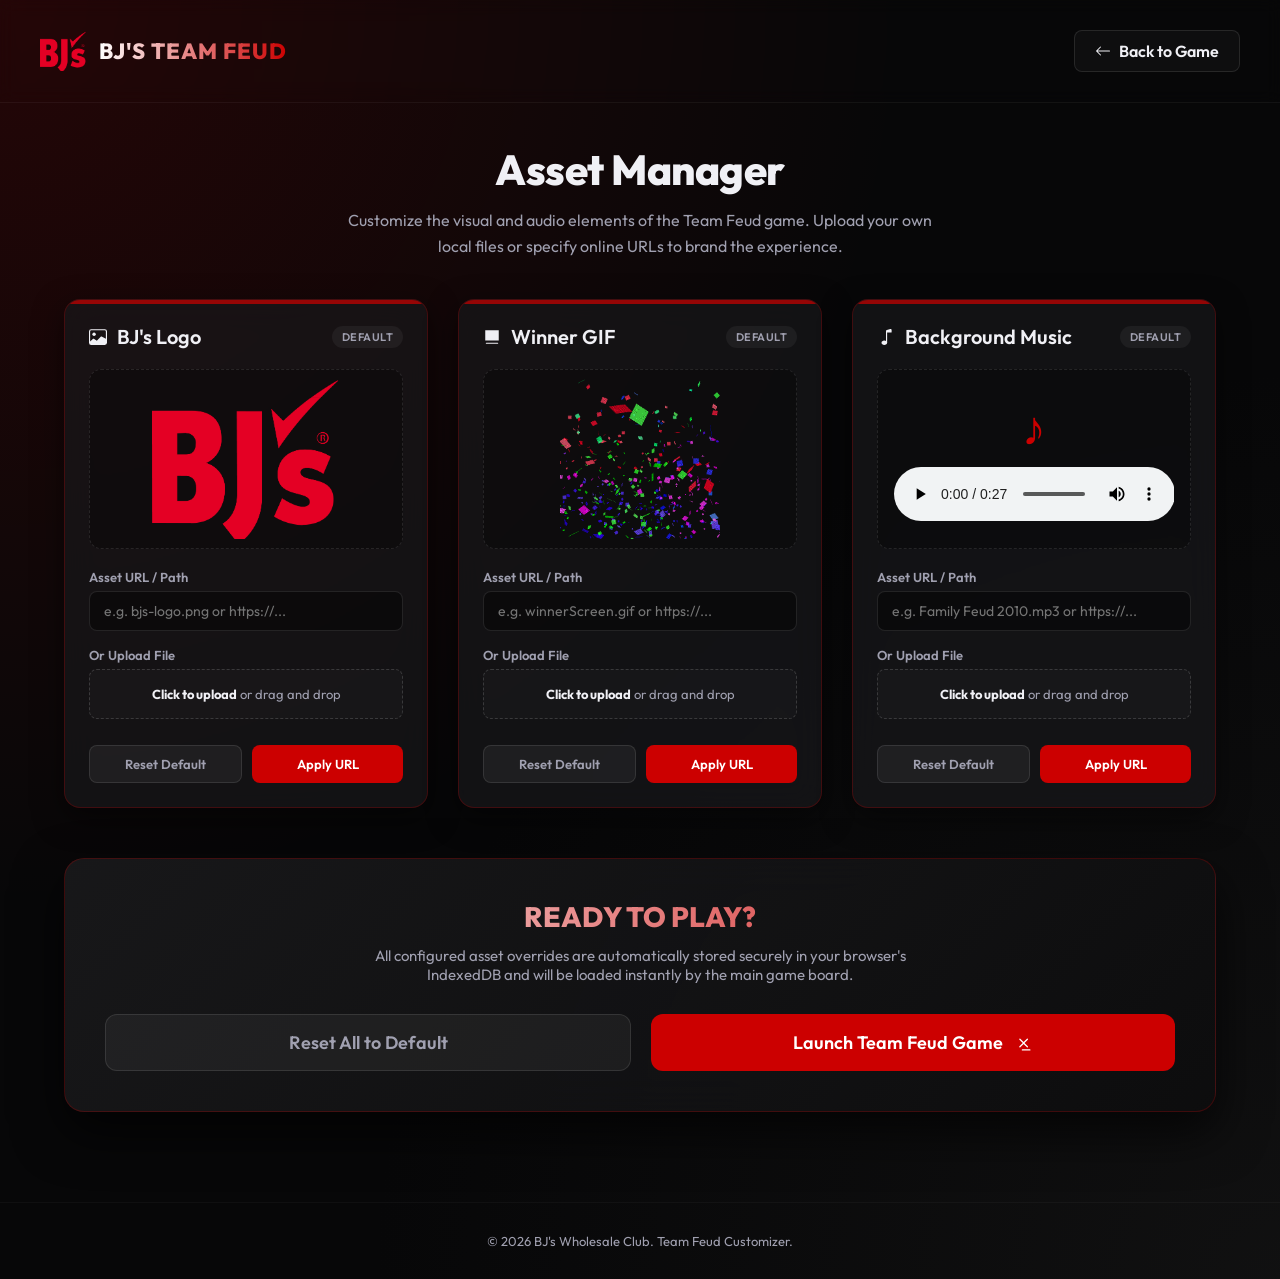
<file: bjs-teamfeud/helper.html>
<!DOCTYPE html>
<html lang="en">
<head>
    <meta charset="UTF-8">
    <meta name="viewport" content="width=device-width, initial-scale=1.0">
    <title>BJ's Team Feud - Asset Manager</title>
    <meta name="description" content="Helper dashboard to customize game assets (logo, winner celebration GIF, background music) for BJ's Team Feud.">
    <!-- Google Fonts: Outfit -->
    <link rel="preconnect" href="https://fonts.googleapis.com">
    <link rel="preconnect" href="https://fonts.gstatic.com" crossorigin>
    <link href="https://fonts.googleapis.com/css2?family=Outfit:wght@300;400;600;800&display=swap" rel="stylesheet">
    <style>
        /* Modern CSS Reset & CSS Variables */
        :root {
            --primary: #cc0000;
            --primary-glow: rgba(204, 0, 0, 0.45);
            --bg-dark: #070708;
            --panel-bg: rgba(26, 26, 28, 0.65);
            --border-color: rgba(204, 0, 0, 0.25);
            --border-hover: rgba(204, 0, 0, 0.6);
            --text-main: #f0f0f5;
            --text-muted: #a0a0b0;
            --gold: #f39c12;
            --green: #2ecc71;
            --transition-speed: 0.3s;
        }

        * {
            box-sizing: border-box;
            margin: 0;
            padding: 0;
        }

        body {
            background-color: var(--bg-dark);
            background-image: 
                radial-gradient(at 0% 0%, rgba(204, 0, 0, 0.15) 0px, transparent 50%),
                radial-gradient(at 100% 100%, rgba(26, 26, 26, 0.5) 0px, transparent 50%);
            color: var(--text-main);
            font-family: 'Outfit', sans-serif;
            min-height: 100vh;
            display: flex;
            flex-direction: column;
            justify-content: space-between;
            overflow-x: hidden;
        }

        header {
            padding: 30px 40px;
            display: flex;
            align-items: center;
            justify-content: space-between;
            border-bottom: 1px solid rgba(255, 255, 255, 0.05);
            backdrop-filter: blur(8px);
            position: sticky;
            top: 0;
            z-index: 100;
        }

        .header-logo {
            display: flex;
            align-items: center;
            gap: 12px;
        }

        .header-logo img {
            height: 40px;
            width: auto;
            border-radius: 4px;
        }

        .header-logo h1 {
            font-size: 22px;
            font-weight: 800;
            letter-spacing: 1px;
            background: linear-gradient(90deg, #fff, #cc0000);
            -webkit-background-clip: text;
            -webkit-text-fill-color: transparent;
        }

        .nav-btn {
            background: rgba(255, 255, 255, 0.03);
            border: 1px solid rgba(255, 255, 255, 0.1);
            color: var(--text-main);
            padding: 10px 20px;
            border-radius: 8px;
            cursor: pointer;
            font-weight: 600;
            transition: all var(--transition-speed);
            text-decoration: none;
            display: flex;
            align-items: center;
            gap: 8px;
        }

        .nav-btn:hover {
            background: var(--primary);
            border-color: var(--primary);
            box-shadow: 0 0 15px var(--primary-glow);
            transform: translateY(-2px);
        }

        main {
            flex: 1;
            max-width: 1200px;
            width: 100%;
            margin: 40px auto;
            padding: 0 24px;
        }

        .hero-section {
            text-align: center;
            margin-bottom: 40px;
        }

        .hero-section h2 {
            font-size: 42px;
            font-weight: 800;
            margin-bottom: 12px;
            letter-spacing: -0.5px;
        }

        .hero-section p {
            color: var(--text-muted);
            font-size: 16px;
            max-width: 600px;
            margin: 0 auto;
            line-height: 1.6;
        }

        .assets-grid {
            display: grid;
            grid-template-columns: repeat(auto-fit, minmax(320px, 1fr));
            gap: 30px;
            margin-bottom: 50px;
        }

        .asset-card {
            background: var(--panel-bg);
            border: 1px solid var(--border-color);
            border-radius: 16px;
            padding: 24px;
            backdrop-filter: blur(16px);
            display: flex;
            flex-direction: column;
            justify-content: space-between;
            transition: all var(--transition-speed);
            box-shadow: 0 10px 30px rgba(0, 0, 0, 0.5);
            position: relative;
            overflow: hidden;
        }

        .asset-card::before {
            content: '';
            position: absolute;
            top: 0;
            left: 0;
            width: 100%;
            height: 4px;
            background: var(--primary);
            opacity: 0.7;
        }

        .asset-card:hover {
            border-color: var(--border-hover);
            transform: translateY(-5px);
            box-shadow: 0 15px 35px rgba(204, 0, 0, 0.15);
        }

        .asset-header {
            display: flex;
            align-items: center;
            justify-content: space-between;
            margin-bottom: 20px;
        }

        .asset-title {
            font-size: 20px;
            font-weight: 600;
            display: flex;
            align-items: center;
            gap: 10px;
        }

        .asset-badge {
            background: rgba(255, 255, 255, 0.05);
            padding: 4px 10px;
            border-radius: 12px;
            font-size: 11px;
            font-weight: 600;
            text-transform: uppercase;
            letter-spacing: 0.5px;
            color: var(--text-muted);
        }

        .asset-badge.active-custom {
            background: rgba(46, 204, 113, 0.15);
            color: var(--green);
            border: 1px solid rgba(46, 204, 113, 0.3);
        }

        /* Preview Box */
        .preview-box {
            background: rgba(0, 0, 0, 0.3);
            border: 1px dashed rgba(255, 255, 255, 0.1);
            border-radius: 12px;
            height: 180px;
            display: flex;
            align-items: center;
            justify-content: center;
            margin-bottom: 20px;
            overflow: hidden;
            position: relative;
        }

        .preview-box img {
            max-width: 90%;
            max-height: 90%;
            object-fit: contain;
            border-radius: 6px;
            transition: transform var(--transition-speed);
        }

        .preview-box:hover img {
            transform: scale(1.05);
        }

        .audio-preview {
            width: 90%;
        }

        .audio-icon {
            font-size: 48px;
            color: var(--primary);
            margin-bottom: 10px;
            animation: float 3s ease-in-out infinite;
        }

        @keyframes float {
            0%, 100% { transform: translateY(0); }
            50% { transform: translateY(-8px); }
        }

        /* Input Controls */
        .input-group {
            margin-bottom: 16px;
        }

        .input-label {
            display: block;
            font-size: 13px;
            color: var(--text-muted);
            margin-bottom: 6px;
            font-weight: 600;
        }

        .url-input {
            width: 100%;
            background: rgba(0, 0, 0, 0.4);
            border: 1px solid rgba(255, 255, 255, 0.1);
            padding: 10px 14px;
            border-radius: 8px;
            color: #fff;
            font-family: inherit;
            font-size: 14px;
            outline: none;
            transition: all var(--transition-speed);
        }

        .url-input:focus {
            border-color: var(--primary);
            box-shadow: 0 0 10px rgba(204, 0, 0, 0.2);
            background: rgba(0, 0, 0, 0.6);
        }

        .file-upload-zone {
            border: 1px dashed rgba(255, 255, 255, 0.15);
            background: rgba(255, 255, 255, 0.02);
            border-radius: 8px;
            padding: 16px;
            text-align: center;
            cursor: pointer;
            transition: all var(--transition-speed);
            position: relative;
        }

        .file-upload-zone:hover {
            border-color: var(--primary);
            background: rgba(204, 0, 0, 0.03);
        }

        .file-upload-zone input[type="file"] {
            position: absolute;
            top: 0;
            left: 0;
            width: 100%;
            height: 100%;
            opacity: 0;
            cursor: pointer;
        }

        .file-upload-text {
            font-size: 13px;
            color: var(--text-muted);
        }

        .file-upload-text strong {
            color: var(--text-main);
        }

        /* Buttons */
        .card-actions {
            display: flex;
            gap: 10px;
            margin-top: 10px;
        }

        .btn {
            flex: 1;
            padding: 10px 14px;
            border-radius: 8px;
            font-weight: 600;
            font-size: 13px;
            cursor: pointer;
            transition: all var(--transition-speed);
            border: none;
            font-family: inherit;
            display: flex;
            align-items: center;
            justify-content: center;
            gap: 6px;
        }

        .btn-primary {
            background: var(--primary);
            color: #fff;
        }

        .btn-primary:hover {
            background: #b30000;
            box-shadow: 0 0 12px var(--primary-glow);
        }

        .btn-secondary {
            background: rgba(255, 255, 255, 0.05);
            border: 1px solid rgba(255, 255, 255, 0.1);
            color: var(--text-muted);
        }

        .btn-secondary:hover {
            background: rgba(255, 255, 255, 0.1);
            color: var(--text-main);
        }

        .btn-danger {
            background: rgba(204, 0, 0, 0.15);
            border: 1px solid rgba(204, 0, 0, 0.3);
            color: #ff4a4a;
        }

        .btn-danger:hover {
            background: rgba(204, 0, 0, 0.3);
            color: #fff;
        }

        /* Large Action Panel */
        .launcher-panel {
            background: linear-gradient(135deg, rgba(26, 26, 28, 0.9) 0%, rgba(13, 13, 14, 0.9) 100%);
            border: 1px solid var(--border-color);
            border-radius: 20px;
            padding: 40px;
            text-align: center;
            backdrop-filter: blur(20px);
            box-shadow: 0 20px 50px rgba(0, 0, 0, 0.7);
            margin-top: 20px;
            position: relative;
            z-index: 10;
        }

        .launch-title {
            font-size: 28px;
            font-weight: 800;
            margin-bottom: 12px;
            background: linear-gradient(90deg, #fff, var(--primary));
            -webkit-background-clip: text;
            -webkit-text-fill-color: transparent;
        }

        .launch-desc {
            color: var(--text-muted);
            margin-bottom: 30px;
            font-size: 15px;
            max-width: 600px;
            margin-left: auto;
            margin-right: auto;
        }

        .launch-actions {
            display: flex;
            justify-content: center;
            gap: 20px;
            flex-wrap: wrap;
        }

        .btn-large {
            padding: 16px 40px;
            font-size: 18px;
            border-radius: 12px;
            display: inline-flex;
            align-items: center;
            gap: 10px;
            text-decoration: none;
        }

        /* Toast notifications */
        .toast {
            position: fixed;
            bottom: 30px;
            right: 30px;
            background: #1e1e24;
            border-left: 4px solid var(--primary);
            padding: 16px 24px;
            border-radius: 8px;
            box-shadow: 0 10px 30px rgba(0, 0, 0, 0.5);
            display: flex;
            align-items: center;
            gap: 12px;
            transform: translateY(100px);
            opacity: 0;
            transition: all var(--transition-speed) cubic-bezier(0.175, 0.885, 0.32, 1.275);
            z-index: 1000;
        }

        .toast.show {
            transform: translateY(0);
            opacity: 1;
        }

        .toast-icon {
            font-size: 20px;
        }

        .toast-success {
            border-left-color: var(--green);
        }

        footer {
            padding: 30px;
            text-align: center;
            color: var(--text-muted);
            font-size: 13px;
            border-top: 1px solid rgba(255, 255, 255, 0.03);
            margin-top: 50px;
        }
    </style>
</head>
<body>

    <header>
        <div class="header-logo">
            <img src="bjs-logo.png" alt="BJ's Logo" id="hdr-logo-img">
            <h1>BJ'S TEAM FEUD</h1>
        </div>
        <a href="teamFeud.html" class="nav-btn" id="btn-back-game">
            <svg width="16" height="16" fill="currentColor" viewBox="0 0 16 16"><path fill-rule="evenodd" d="M15 8a.5.5 0 0 0-.5-.5H2.707l3.147-3.146a.5.5 0 1 0-.708-.708l-4 4a.5.5 0 0 0 0 .708l4 4a.5.5 0 0 0 .708-.708L2.707 8.5H14.5A.5.5 0 0 0 15 8z"/></svg>
            Back to Game
        </a>
    </header>

    <main>
        <div class="hero-section">
            <h2>Asset Manager</h2>
            <p>Customize the visual and audio elements of the Team Feud game. Upload your own local files or specify online URLs to brand the experience.</p>
        </div>

        <div class="assets-grid">
            <!-- LOGO ASSET CARD -->
            <div class="asset-card" id="card-logo">
                <div>
                    <div class="asset-header">
                        <div class="asset-title">
                            <svg width="18" height="18" fill="currentColor" viewBox="0 0 16 16"><path d="M6.002 5.5a1.5 1.5 0 1 1-3 0 1.5 1.5 0 0 1 3 0z"/><path d="M2.002 1a2 2 0 0 0-2 2v10a2 2 0 0 0 2 2h12a2 2 0 0 0 2-2V3a2 2 0 0 0-2-2h-12zm12 1a1 1 0 0 1 1 1v6.5l-3.777-1.947a.5.5 0 0 0-.577.093l-3.71 3.71-2.66-1.772a.5.5 0 0 0-.63.062L1.002 12V3a1 1 0 0 1 1-1h12z"/></svg>
                            BJ's Logo
                        </div>
                        <span class="asset-badge" id="badge-logo">Default</span>
                    </div>

                    <div class="preview-box" id="preview-logo-box">
                        <img src="bjs-logo.png" alt="Logo Preview" id="preview-logo">
                    </div>

                    <div class="input-group">
                        <label class="input-label" for="input-logo-url">Asset URL / Path</label>
                        <input type="text" class="url-input" id="input-logo-url" placeholder="e.g. bjs-logo.png or https://...">
                    </div>

                    <div class="input-group">
                        <label class="input-label">Or Upload File</label>
                        <div class="file-upload-zone">
                            <input type="file" id="file-logo" accept="image/*">
                            <div class="file-upload-text">
                                <strong>Click to upload</strong> or drag and drop
                            </div>
                        </div>
                    </div>
                </div>

                <div class="card-actions">
                    <button class="btn btn-secondary" onclick="resetAsset('logo')">Reset Default</button>
                    <button class="btn btn-primary" onclick="saveAssetUrl('logo')">Apply URL</button>
                </div>
            </div>

            <!-- WINNER SCREEN ASSET CARD -->
            <div class="asset-card" id="card-winner">
                <div>
                    <div class="asset-header">
                        <div class="asset-title">
                            <svg width="18" height="18" fill="currentColor" viewBox="0 0 16 16"><path d="M2.5 13.5A.5.5 0 0 1 3 13h10a.5.5 0 0 1 0 1H3a.5.5 0 0 1-.5-.5zM2 2h12v9H2V2z"/></svg>
                            Winner GIF
                        </div>
                        <span class="asset-badge" id="badge-winner">Default</span>
                    </div>

                    <div class="preview-box" id="preview-winner-box">
                        <img src="winnerScreen.gif" alt="Winner GIF Preview" id="preview-winner">
                    </div>

                    <div class="input-group">
                        <label class="input-label" for="input-winner-url">Asset URL / Path</label>
                        <input type="text" class="url-input" id="input-winner-url" placeholder="e.g. winnerScreen.gif or https://...">
                    </div>

                    <div class="input-group">
                        <label class="input-label">Or Upload File</label>
                        <div class="file-upload-zone">
                            <input type="file" id="file-winner" accept="image/gif,image/webp,image/png,image/jpeg">
                            <div class="file-upload-text">
                                <strong>Click to upload</strong> or drag and drop
                            </div>
                        </div>
                    </div>
                </div>

                <div class="card-actions">
                    <button class="btn btn-secondary" onclick="resetAsset('winner')">Reset Default</button>
                    <button class="btn btn-primary" onclick="saveAssetUrl('winner')">Apply URL</button>
                </div>
            </div>

            <!-- THEME MUSIC ASSET CARD -->
            <div class="asset-card" id="card-music">
                <div>
                    <div class="asset-header">
                        <div class="asset-title">
                            <svg width="18" height="18" fill="currentColor" viewBox="0 0 16 16"><path d="M9 13c0 1.105-1.12 2-2.5 2S4 14.105 4 13s1.12-2 2.5-2 2.5.895 2.5 2z"/><path fill-rule="evenodd" d="M9 3v10H8V3h1z"/><path d="M8 2.82a1 1 0 0 1 .804-.98l3-1A1 1 0 0 1 13 1.82V3.5a.5.5 0 0 1-.5.5h-4a.5.5 0 0 1-.5-.5V2.82z"/></svg>
                            Background Music
                        </div>
                        <span class="asset-badge" id="badge-music">Default</span>
                    </div>

                    <div class="preview-box" id="preview-music-box" style="flex-direction: column;">
                        <div class="audio-icon">♪</div>
                        <audio class="audio-preview" id="preview-music" controls src="Family Feud 2010.mp3"></audio>
                    </div>

                    <div class="input-group">
                        <label class="input-label" for="input-music-url">Asset URL / Path</label>
                        <input type="text" class="url-input" id="input-music-url" placeholder="e.g. Family Feud 2010.mp3 or https://...">
                    </div>

                    <div class="input-group">
                        <label class="input-label">Or Upload File</label>
                        <div class="file-upload-zone">
                            <input type="file" id="file-music" accept="audio/*">
                            <div class="file-upload-text">
                                <strong>Click to upload</strong> or drag and drop
                            </div>
                        </div>
                    </div>
                </div>

                <div class="card-actions">
                    <button class="btn btn-secondary" onclick="resetAsset('music')">Reset Default</button>
                    <button class="btn btn-primary" onclick="saveAssetUrl('music')">Apply URL</button>
                </div>
            </div>
        </div>

        <div class="launcher-panel">
            <h3 class="launch-title">READY TO PLAY?</h3>
            <p class="launch-desc">All configured asset overrides are automatically stored securely in your browser's IndexedDB and will be loaded instantly by the main game board.</p>
            <div class="launch-actions">
                <button class="btn btn-secondary btn-large" onclick="resetAllAssets()" id="btn-reset-all">
                    Reset All to Default
                </button>
                <a href="teamFeud.html" class="btn btn-primary btn-large" id="btn-launch-game">
                    Launch Team Feud Game
                    <svg width="20" height="20" fill="currentColor" viewBox="0 0 16 16"><path fill-rule="evenodd" d="M14 13.5a.5.5 0 0 1-.5.5h-6a.5.5 0 0 1 0-1h6a.5.5 0 0 1 .5.5zm-8.854-8.854a.5.5 0 0 1 .708 0L8.5 7.293l2.646-2.647a.5.5 0 0 1 .708.708L9.207 8l2.647 2.646a.5.5 0 0 1-.708.708L8.5 8.707l-2.646 2.647a.5.5 0 0 1-.708-.708L7.793 8 5.146 5.354a.5.5 0 0 1 0-.708z"/></svg>
                </a>
            </div>
        </div>
    </main>

    <div class="toast" id="toast-el">
        <span class="toast-icon">✓</span>
        <span id="toast-message">Asset updated successfully!</span>
    </div>

    <footer>
        <p>© 2026 BJ's Wholesale Club. Team Feud Customizer.</p>
    </footer>

    <script>
        // IndexedDB Configuration
        const DB_NAME = 'TeamFeudAssetsDB';
        const STORE_NAME = 'assets';
        const defaults = {
            logo: 'bjs-logo.png',
            winner: 'winnerScreen.gif',
            music: 'Family Feud 2010.mp3'
        };

        function getDB() {
            return new Promise((resolve, reject) => {
                const request = indexedDB.open(DB_NAME, 1);
                request.onupgradeneeded = (e) => {
                    const db = e.target.result;
                    if (!db.objectStoreNames.contains(STORE_NAME)) {
                        db.createObjectStore(STORE_NAME);
                    }
                };
                request.onsuccess = (e) => resolve(e.target.result);
                request.onerror = (e) => reject(e.target.error);
            });
        }

        async function getAsset(key, defaultVal) {
            try {
                const db = await getDB();
                return new Promise((resolve) => {
                    const tx = db.transaction(STORE_NAME, 'readonly');
                    const store = tx.objectStore(STORE_NAME);
                    const req = store.get(key);
                    req.onsuccess = () => resolve(req.result || null);
                    req.onerror = () => resolve(null);
                });
            } catch (e) {
                return null;
            }
        }

        async function setAsset(key, value) {
            const db = await getDB();
            return new Promise((resolve, reject) => {
                const tx = db.transaction(STORE_NAME, 'readwrite');
                const store = tx.objectStore(STORE_NAME);
                const req = store.put(value, key);
                req.onsuccess = () => resolve();
                req.onerror = () => reject(req.error);
            });
        }

        async function removeAsset(key) {
            const db = await getDB();
            return new Promise((resolve, reject) => {
                const tx = db.transaction(STORE_NAME, 'readwrite');
                const store = tx.objectStore(STORE_NAME);
                const req = store.delete(key);
                req.onsuccess = () => resolve();
                req.onerror = () => reject(req.error);
            });
        }

        // Show Toast Notification
        function showToast(message, isSuccess = true) {
            const toast = document.getElementById('toast-el');
            const msgEl = document.getElementById('toast-message');
            msgEl.textContent = message;
            if (isSuccess) {
                toast.classList.add('toast-success');
                toast.querySelector('.toast-icon').textContent = '✓';
            } else {
                toast.classList.remove('toast-success');
                toast.querySelector('.toast-icon').textContent = '✕';
            }
            toast.classList.add('show');
            setTimeout(() => {
                toast.classList.remove('show');
            }, 3000);
        }

        // Load Asset Previews & Badge States
        async function updateUI() {
            const logoAsset = await getAsset('logo');
            const winnerAsset = await getAsset('winner');
            const musicAsset = await getAsset('music');

            // Logo UI
            const logoPreview = document.getElementById('preview-logo');
            const logoBadge = document.getElementById('badge-logo');
            const logoUrlInput = document.getElementById('input-logo-url');
            if (logoAsset) {
                logoPreview.src = logoAsset instanceof Blob ? URL.createObjectURL(logoAsset) : logoAsset;
                logoBadge.textContent = 'Custom';
                logoBadge.classList.add('active-custom');
                if (typeof logoAsset === 'string') {
                    logoUrlInput.value = logoAsset;
                } else {
                    logoUrlInput.value = '';
                }
            } else {
                logoPreview.src = defaults.logo;
                logoBadge.textContent = 'Default';
                logoBadge.classList.remove('active-custom');
                logoUrlInput.value = '';
            }

            // Winner GIF UI
            const winnerPreview = document.getElementById('preview-winner');
            const winnerBadge = document.getElementById('badge-winner');
            const winnerUrlInput = document.getElementById('input-winner-url');
            if (winnerAsset) {
                winnerPreview.src = winnerAsset instanceof Blob ? URL.createObjectURL(winnerAsset) : winnerAsset;
                winnerBadge.textContent = 'Custom';
                winnerBadge.classList.add('active-custom');
                if (typeof winnerAsset === 'string') {
                    winnerUrlInput.value = winnerAsset;
                } else {
                    winnerUrlInput.value = '';
                }
            } else {
                winnerPreview.src = defaults.winner;
                winnerBadge.textContent = 'Default';
                winnerBadge.classList.remove('active-custom');
                winnerUrlInput.value = '';
            }

            // Music UI
            const musicPreview = document.getElementById('preview-music');
            const musicBadge = document.getElementById('badge-music');
            const musicUrlInput = document.getElementById('input-music-url');
            if (musicAsset) {
                musicPreview.src = musicAsset instanceof Blob ? URL.createObjectURL(musicAsset) : musicAsset;
                musicBadge.textContent = 'Custom';
                musicBadge.classList.add('active-custom');
                if (typeof musicAsset === 'string') {
                    musicUrlInput.value = musicAsset;
                } else {
                    musicUrlInput.value = '';
                }
            } else {
                musicPreview.src = defaults.music;
                musicBadge.textContent = 'Default';
                musicBadge.classList.remove('active-custom');
                musicUrlInput.value = '';
            }

            // Sync Header Logo
            document.getElementById('hdr-logo-img').src = logoPreview.src;
        }

        // Action: Apply URL / Relative Path
        async function saveAssetUrl(key) {
            const input = document.getElementById(`input-${key}-url`);
            const val = input.value.trim();
            if (!val) {
                showToast(`Please enter a URL or path for the ${key}.`, false);
                return;
            }
            await setAsset(key, val);
            showToast(`${key.charAt(0).toUpperCase() + key.slice(1)} URL applied!`);
            updateUI();
        }

        // Action: Reset single asset to default
        async function resetAsset(key) {
            await removeAsset(key);
            showToast(`${key.charAt(0).toUpperCase() + key.slice(1)} reset to default.`);
            updateUI();
        }

        // Action: Reset all assets to default
        async function resetAllAssets() {
            await removeAsset('logo');
            await removeAsset('winner');
            await removeAsset('music');
            showToast('All assets reset to default values.');
            updateUI();
        }

        // Handle File Upload Change
        function setupFileHandler(key) {
            const fileInput = document.getElementById(`file-${key}`);
            fileInput.addEventListener('change', async (e) => {
                const file = e.target.files[0];
                if (!file) return;
                
                try {
                    await setAsset(key, file);
                    showToast(`${key.charAt(0).toUpperCase() + key.slice(1)} file uploaded!`);
                    updateUI();
                } catch (err) {
                    showToast('Failed to save file. Try using a smaller file.', false);
                    console.error(err);
                }
            });
        }

        // Initialize Page handlers & data
        document.addEventListener('DOMContentLoaded', () => {
            updateUI();
            setupFileHandler('logo');
            setupFileHandler('winner');
            setupFileHandler('music');
        });
    </script>
</body>
</html>
</file>
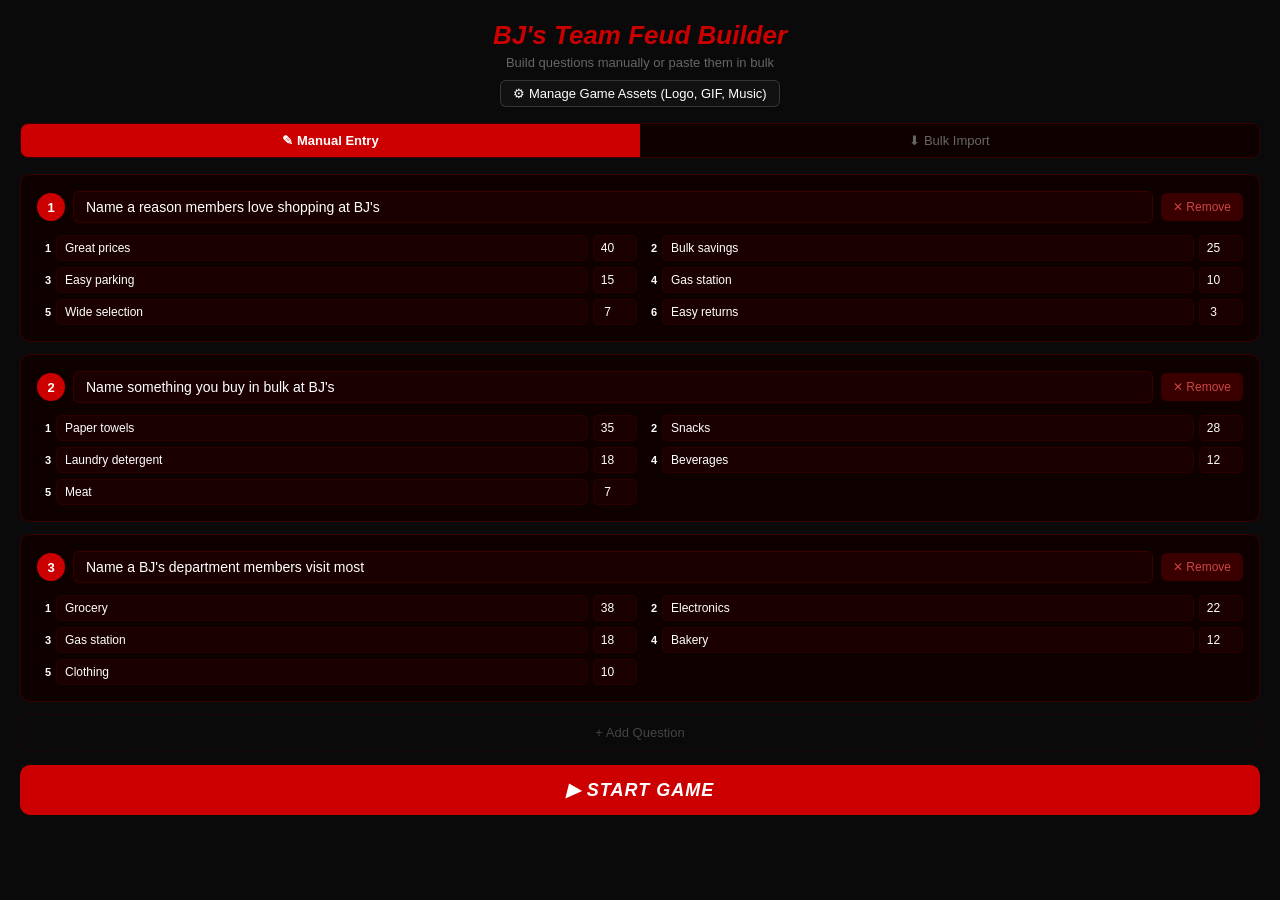
<file: bjs-teamfeud/teamFeud.html>
<!DOCTYPE html>
<html lang="en">

<head>
    <meta charset="UTF-8">
    <meta name="viewport" content="width=device-width,initial-scale=1">
    <title>BJ's Team Feud</title>
    <style>
        * {
            box-sizing: border-box;
            margin: 0;
            padding: 0;
            -webkit-tap-highlight-color: transparent
        }

        :root {
            --red: #CC0000;
            --darkred: #990000;
            --gold: #ffffff;
            --black: #0a0a0a;
            --panel: #1a0000;
            --border: #3a0000
        }

        html,
        body {
            height: 100%;
            background: var(--black);
            font-family: 'Arial Black', Arial, sans-serif;
            overflow: hidden
        }

        #app {
            width: 100%;
            height: 100vh;
            display: flex;
            flex-direction: column;
            background: var(--black)
        }

        /* HEADER */
        .hdr {
            background: linear-gradient(180deg, #1a0000 0%, #0d0000 100%);
            border-bottom: 3px solid var(--red);
            padding: 16px 24px;
            display: flex;
            align-items: center;
            justify-content: space-between;
            flex-shrink: 0
        }

        .logo-area {
            display: flex;
            align-items: center;
            gap: 16px
        }

        .logo-box {
            background: #1a0000;
            border: 1px solid rgba(204, 0, 0, 0.2);
            padding: 8px 10px;
            border-radius: 8px;
            display: flex;
            align-items: center;
            justify-content: center;
            min-width: 100px;
            min-height: 64px
        }

        .logo-box img {
            display: block;
            width: 100px;
            max-height: 56px;
            height: auto
        }

        .logo-box span {
            color: #ffffff
        }

        .game-title {
            font-size: 18px;
            color: #cc4444;
            letter-spacing: 2px;
            text-transform: uppercase;
            font-weight: 700;
            font-family: Arial, sans-serif
        }

        .scores-wrap {
            display: flex;
            gap: 28px;
            align-items: center
        }

        .score-box {
            text-align: center;
            background: #1a0000;
            border: 1px solid var(--border);
            border-radius: 12px;
            padding: 14px 22px;
            min-width: 120px;
            min-height: 84px;
            cursor: pointer;
            transition: border-color .2s;
            display: flex;
            flex-direction: column;
            align-items: center;
            justify-content: center
        }

        .score-box:hover {
            border-color: var(--red)
        }

        .sname {
            font-size: 12px;
            color: #888;
            letter-spacing: 1px;
            text-transform: uppercase;
            margin-bottom: 6px
        }

        .spts {
            font-size: 30px;
            font-weight: 900;
            color: var(--gold)
        }

        .bank-badge {
            background: var(--red);
            border-radius: 24px;
            padding: 12px 24px;
            text-align: center;
            min-height: 84px;
            display: flex;
            flex-direction: column;
            align-items: center;
            justify-content: center
        }

        .bank-lbl {
            font-size: 10px;
            color: #ffaaaa;
            letter-spacing: 1px;
            text-transform: uppercase;
            margin-bottom: 4px
        }

        .bank-val {
            font-size: 26px;
            font-weight: 900;
            color: #fff
        }

        .hdr-btns {
            display: flex;
            gap: 10px
        }

        .hdr-btn {
            background: transparent;
            border: 1px solid #3a0000;
            border-radius: 8px;
            color: #888;
            padding: 8px 14px;
            cursor: pointer;
            font-size: 13px;
            transition: all .2s;
            font-family: Arial, sans-serif
        }

        .hdr-btn:hover {
            border-color: var(--red);
            color: #fff
        }

        .music-btn {
            opacity: .75;
            transition: opacity .2s, background .2s, color .2s
        }

        .music-btn.active {
            background: var(--red);
            color: #fff;
            border-color: var(--red);
            opacity: 1
        }

        /* SCREENS */
        .screen {
            flex: 1;
            overflow: hidden;
            display: flex;
            flex-direction: column
        }

        #game-screen {
            display: none
        }

        #setup-screen {
            overflow-y: auto;
            padding: 20px
        }

        /* SETUP TABS */
        .setup-header {
            text-align: center;
            margin-bottom: 16px
        }

        .setup-header h1 {
            color: var(--red);
            font-size: 26px;
            font-style: italic
        }

        .setup-header p {
            color: #666;
            font-size: 13px;
            font-family: Arial, sans-serif;
            margin-top: 4px
        }

        .tab-row {
            display: flex;
            gap: 0;
            margin-bottom: 16px;
            border: 1px solid var(--border);
            border-radius: 8px;
            overflow: hidden
        }

        .tab {
            flex: 1;
            padding: 9px;
            text-align: center;
            cursor: pointer;
            font-size: 13px;
            font-family: Arial, sans-serif;
            background: #0f0000;
            color: #666;
            transition: all .2s;
            border: none
        }

        .tab.active {
            background: var(--red);
            color: #fff;
            font-weight: 700
        }

        /* MANUAL SETUP */
        .round-card {
            background: #0f0000;
            border: 1px solid var(--border);
            border-radius: 10px;
            padding: 16px;
            margin-bottom: 12px
        }

        .rc-top {
            display: flex;
            gap: 8px;
            margin-bottom: 12px;
            align-items: center
        }

        .rc-num {
            background: var(--red);
            color: #fff;
            font-weight: 900;
            width: 28px;
            height: 28px;
            border-radius: 50%;
            display: flex;
            align-items: center;
            justify-content: center;
            font-size: 13px;
            flex-shrink: 0
        }

        .rc-top input {
            flex: 1;
            background: #1a0000;
            border: 1px solid var(--border);
            border-radius: 6px;
            color: #fff;
            padding: 7px 12px;
            font-size: 14px;
            font-family: Arial, sans-serif;
            outline: none
        }

        .rc-top input:focus {
            border-color: var(--red)
        }

        .rc-top button {
            background: #3a0000;
            border: none;
            border-radius: 6px;
            color: #cc4444;
            padding: 7px 12px;
            cursor: pointer;
            font-size: 12px;
            font-family: Arial, sans-serif
        }

        .ans-grid {
            display: grid;
            grid-template-columns: 1fr 1fr;
            gap: 6px
        }

        .ans-row {
            display: flex;
            gap: 5px;
            align-items: center
        }

        .ans-n {
            color: var(--gold);
            font-size: 11px;
            font-weight: 900;
            width: 14px;
            text-align: right;
            flex-shrink: 0
        }

        .ans-row input[type=text] {
            flex: 1;
            background: #1a0000;
            border: 1px solid #2a0000;
            border-radius: 5px;
            color: #fff;
            padding: 5px 8px;
            font-size: 12px;
            font-family: Arial, sans-serif;
            outline: none;
            min-width: 0
        }

        .ans-row input[type=text]:focus {
            border-color: #660000
        }

        .ans-pts {
            width: 44px;
            background: #1a0000;
            border: 1px solid #2a0000;
            border-radius: 5px;
            color: var(--gold);
            padding: 5px 4px;
            font-size: 12px;
            font-family: Arial, sans-serif;
            outline: none;
            text-align: center
        }

        .add-btn {
            width: 100%;
            background: transparent;
            border: 1px dashed #2a0000;
            border-radius: 8px;
            color: #444;
            padding: 10px;
            font-size: 13px;
            cursor: pointer;
            margin-bottom: 14px;
            font-family: Arial, sans-serif;
            transition: all .2s
        }

        .add-btn:hover {
            border-color: #660000;
            color: #888
        }

        /* BULK IMPORT */
        .bulk-wrap {
            background: #0f0000;
            border: 1px solid var(--border);
            border-radius: 10px;
            padding: 16px;
            margin-bottom: 14px
        }

        .bulk-wrap h3 {
            color: var(--gold);
            font-size: 13px;
            font-weight: 700;
            margin-bottom: 6px;
            font-family: Arial, sans-serif;
            letter-spacing: .5px
        }

        .bulk-wrap p {
            color: #555;
            font-size: 12px;
            font-family: Arial, sans-serif;
            line-height: 1.6;
            margin-bottom: 10px
        }

        .bulk-wrap code {
            background: #1a0000;
            color: #cc6666;
            padding: 2px 6px;
            border-radius: 4px;
            font-size: 11px
        }

        .bulk-ta {
            width: 100%;
            background: #1a0000;
            border: 1px solid var(--border);
            border-radius: 8px;
            color: #fff;
            padding: 12px;
            font-size: 12px;
            font-family: 'Courier New', monospace;
            resize: vertical;
            min-height: 260px;
            outline: none;
            line-height: 1.7
        }

        .bulk-ta:focus {
            border-color: var(--red)
        }

        .bulk-actions {
            display: flex;
            gap: 8px;
            margin-top: 10px
        }

        .bulk-btn {
            flex: 1;
            padding: 10px;
            border-radius: 7px;
            border: none;
            cursor: pointer;
            font-size: 13px;
            font-weight: 700;
            font-family: Arial, sans-serif;
            transition: opacity .2s
        }

        .bulk-btn:hover {
            opacity: .85
        }

        .bulk-btn.primary {
            background: var(--red);
            color: #fff
        }

        .bulk-btn.secondary {
            background: #1a0000;
            border: 1px solid var(--border);
            color: #888
        }

        .bulk-msg {
            font-size: 12px;
            font-family: Arial, sans-serif;
            margin-top: 8px;
            min-height: 16px;
            color: #66cc66
        }

        .bulk-msg.err {
            color: #cc4444
        }

        .start-btn {
            width: 100%;
            background: var(--red);
            border: none;
            border-radius: 10px;
            color: #fff;
            padding: 14px;
            font-size: 18px;
            font-weight: 900;
            cursor: pointer;
            font-style: italic;
            letter-spacing: 1px;
            transition: background .2s
        }

        .start-btn:hover {
            background: var(--darkred)
        }

        /* GAME BOARD */
        .game-body {
            flex: 1;
            display: flex;
            flex-direction: column;
            align-items: center;
            justify-content: space-between;
            padding: 15px 26px 13px;
            overflow: hidden
        }

        .q-box {
            background: #0f0000;
            border: 2px solid var(--red);
            border-radius: 12px;
            padding: 16px 32px;
            text-align: center;
            width: 100%;
            max-width: 910px
        }

        .q-label {
            font-size: 10px;
            color: #666;
            letter-spacing: 2px;
            text-transform: uppercase;
            font-family: Arial, sans-serif;
            margin-bottom: 4px
        }

        .q-text {
            color: #fff;
            font-size: clamp(18px, 3vw, 28px);
            font-weight: 900;
            font-style: italic
        }

        .board {
            display: grid;
            grid-template-columns: 1fr 1fr;
            gap: 10px;
            width: 100%;
            max-width: 910px
        }

        /* TILES — answer text is fully invisible until revealed */
        .tile {
            background: #0f0000;
            border: 2px solid #2a0000;
            border-radius: 10px;
            padding: 13px 18px;
            display: flex;
            align-items: center;
            gap: 10px;
            cursor: pointer;
            transition: border-color .25s, background .25s;
            min-height: 68px;
            user-select: none
        }

        .tile:hover:not(.revealed) {
            border-color: #660000;
            background: #150000
        }

        .tile.revealed {
            background: #1a0000;
            border-color: var(--gold);
            animation: flipIn .4s ease
        }

        @keyframes flipIn {
            0% {
                transform: scaleY(0);
                opacity: 0
            }

            60% {
                transform: scaleY(1.08)
            }

            100% {
                transform: scaleY(1);
                opacity: 1
            }
        }

        .t-rank {
            font-size: 26px;
            font-weight: 900;
            min-width: 26px;
            text-align: center;
            color: #3a0000;
            transition: color .3s
        }

        .tile.revealed .t-rank {
            color: var(--gold)
        }

        /* Answer text: completely invisible (not just dark) until revealed */
        .t-ans {
            flex: 1;
            font-size: clamp(14px, 2.3vw, 21px);
            font-weight: 900;
            font-style: italic;
            font-family: 'Arial Black', Arial, sans-serif;
            color: transparent;
            /* fully invisible */
            transition: color .3s
        }

        .tile.revealed .t-ans {
            color: #fff
        }

        /* Points badge: hidden until revealed */
        .t-pts {
            font-size: 16px;
            font-weight: 900;
            border-radius: 4px;
            padding: 3px 9px;
            background: transparent;
            color: transparent;
            transition: background .3s, color .3s
        }

        .tile.revealed .t-pts {
            background: var(--red);
            color: #fff
        }

        .strikes-row {
            display: flex;
            gap: 12px;
            align-items: center
        }

        .sx {
            width: 73px;
            height: 73px;
            border-radius: 50%;
            border: 3px solid #3a0000;
            display: flex;
            align-items: center;
            justify-content: center;
            font-size: 42px;
            font-weight: 900;
            color: transparent;
            transition: all .3s;
            font-style: italic
        }

        .sx.lit {
            color: var(--red);
            border-color: var(--red);
            background: rgba(204, 0, 0, .12);
            animation: pulse .3s ease
        }

        @keyframes pulse {
            0% {
                transform: scale(1)
            }

            50% {
                transform: scale(1.25)
            }

            100% {
                transform: scale(1)
            }
        }

        .ctrl-row {
            display: flex;
            gap: 8px;
            flex-wrap: wrap;
            justify-content: center
        }

        .cbtn {
            background: #0f0000;
            border: 1px solid #2a0000;
            border-radius: 7px;
            color: #888;
            padding: 10px 18px;
            cursor: pointer;
            font-size: 15px;
            font-family: Arial, sans-serif;
            transition: all .2s;
            white-space: nowrap
        }

        .cbtn:hover {
            border-color: var(--red);
            color: #fff;
            background: #150000
        }

        .cbtn.gold {
            border-color: #7a5500;
            color: var(--gold)
        }

        .cbtn.gold:hover {
            background: #1a0f00;
            border-color: var(--gold)
        }

        .cbtn.danger {
            border-color: #660000;
            color: #cc4444
        }

        .cbtn.danger:hover {
            background: #1a0000;
            border-color: var(--red)
        }

        .nav-info {
            align-items: center;
            padding: 0 4px;
            color: #555;
            font-size: 11px;
            font-family: Arial, sans-serif
        }

        /* WINNER OVERLAY */
        #winner-overlay {
            display: none;
            position: fixed;
            inset: 0;
            background: rgba(0, 0, 0, .88);
            z-index: 100;
            align-items: center;
            justify-content: center;
            flex-direction: column;
            gap: 16px
        }

        #winner-overlay.show {
            display: flex
        }

        .winner-card {
            position: absolute;
            inset: 0;
            background: #1a0000;
            border: none;
            border-radius: 0;
            padding: 120px;
            text-align: center;
            display: flex;
            flex-direction: column;
            align-items: center;
            justify-content: center;
            animation: zoomIn .5s ease
        }

        @keyframes zoomIn {
            from {
                transform: scale(.5);
                opacity: 0
            }

            to {
                transform: scale(1);
                opacity: 1
            }
        }

        .winner-card h2 {
            font-size: 56px;
            color: #888;
            letter-spacing: 3px;
            text-transform: uppercase;
            font-family: Arial, sans-serif;
            margin-bottom: 24px
        }

        .winner-card h1 {
            font-size: 160px;
            font-weight: 900;
            color: var(--gold);
            font-style: italic;
            margin-bottom: 12px
        }

        .winner-card p {
            font-size: 72px;
            color: #cc4444;
            margin-bottom: 72px;
            font-family: Arial, sans-serif
        }

        .winner-card button {
            background: var(--red);
            border: none;
            border-radius: 8px;
            color: #fff;
            padding: 36px 90px;
            font-size: 64px;
            font-weight: 900;
            cursor: pointer;
            font-style: italic
        }

        .winner-gif {
            position: absolute;
            inset: 0;
            width: 100%;
            height: 100%;
            object-fit: cover;
            opacity: 0.4;
            pointer-events: none;
            z-index: 0
        }

        .winner-logo {
            position: absolute;
            top: 40px;
            left: 40px;
            width: 180px;
            height: auto;
            z-index: 20
        }

        .winner-card>h2,
        .winner-card>h1,
        .winner-card>p,
        .winner-card>button {
            position: relative;
            z-index: 10
        }
    </style>
</head>

<body>
    <div id="app">

        <!-- GAME HEADER -->
        <div class="hdr" id="main-hdr" style="display:none">
            <div class="logo-area">
                <div class="logo-box"><img class="logo-image" src="bjs-logo.png" alt="BJ's Logo"></div>
                <div class="game-title">Team Feud</div>
            </div>
            <div class="scores-wrap">
                <div class="score-box" id="sb1" onclick="editName(1)">
                    <div class="sname" id="sn1">Team 1</div>
                    <div class="spts" id="sp1">0</div>
                </div>
                <div class="bank-badge">
                    <div class="bank-lbl">Points</div>
                    <div class="bank-val" id="bank-val">0</div>
                </div>
                <div class="score-box" id="sb2" onclick="editName(2)">
                    <div class="sname" id="sn2">Team 2</div>
                    <div class="spts" id="sp2">0</div>
                </div>
            </div>
            <div class="hdr-btns">
                <button class="hdr-btn" onclick="toggleFS()" id="fs-btn">⛶ Fullscreen</button>
                <button class="hdr-btn music-btn" onclick="toggleMusic()" id="music-btn">▶</button>
                <button class="hdr-btn" onclick="toggleMute()" id="mute-btn">🔊</button>
                <button class="hdr-btn" onclick="location.href='helper.html'">⚙ Assets</button>
                <button class="hdr-btn" onclick="goSetup()">✎ Edit</button>
            </div>
        </div>

        <!-- SETUP SCREEN -->
        <div id="setup-screen" class="screen">
            <div class="setup-header">
                <h1>BJ's Team Feud Builder</h1>
                <p>Build questions manually or paste them in bulk</p>
                <div style="margin-top: 10px;">
                    <a href="helper.html" style="color: var(--gold); font-size: 13px; font-family: Arial, sans-serif; text-decoration: none; border: 1px solid rgba(255,255,255,0.15); padding: 5px 12px; border-radius: 6px; background: rgba(255,255,255,0.03); display: inline-flex; align-items: center; gap: 6px; transition: all .2s;" onmouseover="this.style.borderColor='var(--red)';this.style.color='#fff';" onmouseout="this.style.borderColor='rgba(255,255,255,0.15)';this.style.color='var(--gold)';">
                        ⚙ Manage Game Assets (Logo, GIF, Music)
                    </a>
                </div>
            </div>

            <div class="tab-row">
                <button class="tab active" id="tab-manual" onclick="switchTab('manual')">✎ Manual Entry</button>
                <button class="tab" id="tab-bulk" onclick="switchTab('bulk')">⬇ Bulk Import</button>
            </div>

            <!-- Manual tab -->
            <div id="pane-manual">
                <div id="rounds-container"></div>
                <button class="add-btn" onclick="addRound()">+ Add Question</button>
                <button class="start-btn" onclick="startGame()">▶ START GAME</button>
                <div style="height:20px"></div>
            </div>

            <!-- Bulk tab -->
            <div id="pane-bulk" style="display:none">
                <div class="bulk-wrap">
                    <h3>BULK IMPORT FORMAT</h3>
                    <p>
                        Each question starts with <code>Q:</code> followed by the question text.<br>
                        Each answer goes on its own line as <code>Answer text | points</code><br>
                        Separate questions with a blank line. Points are optional (auto-assigned if omitted).
                    </p>
                    <p style="color:#666;margin-bottom:8px">Example:</p>
                    <p>
                        <code>Q: Name something you buy in bulk at BJ's</code><br>
                        <code>Paper towels | 35</code><br>
                        <code>Snacks | 28</code><br>
                        <code>Laundry detergent | 18</code><br>
                        <code>&nbsp;</code><br>
                        <code>Q: Name a reason members love BJ's</code><br>
                        <code>Great prices | 42</code><br>
                        <code>Easy parking | 25</code>
                    </p>
                </div>
                <div class="bulk-wrap">
                    <h3>PASTE YOUR QUESTIONS HERE</h3>
                    <textarea class="bulk-ta" id="bulk-ta"
                        placeholder="Q: Your question here&#10;Answer one | 40&#10;Answer two | 25&#10;Answer three | 15&#10;Answer four | 10&#10;Answer five | 7&#10;Answer six | 3&#10;&#10;Q: Next question here&#10;Answer one | 45&#10;Answer two | 30&#10;..."></textarea>
                    <div class="bulk-actions">
                        <button class="bulk-btn secondary" onclick="loadBulkExample()">Load Example</button>
                        <button class="bulk-btn primary" onclick="importBulk()">⬇ Import Questions</button>
                    </div>
                    <div class="bulk-msg" id="bulk-msg"></div>
                </div>
                <button class="start-btn" onclick="startGame()">▶ START GAME</button>
                <div style="height:20px"></div>
            </div>
        </div>

        <!-- GAME SCREEN -->
        <div id="game-screen" class="screen">
            <div class="game-body">
                <div class="q-box">
                    <div class="q-label" id="qlbl">Question 1 of 1</div>
                    <div class="q-text" id="qtxt">Loading...</div>
                </div>
                <div class="board" id="board"></div>
                <div class="strikes-row">
                    <div class="sx" id="sx1">✗</div>
                    <div class="sx" id="sx2">✗</div>
                    <div class="sx" id="sx3">✗</div>
                </div>
                <div class="ctrl-row">
                    <button class="cbtn danger" onclick="addStrike()">✗ Strike</button>
                    <button class="cbtn" onclick="resetStrikes()">Reset Strikes</button>
                    <button class="cbtn" onclick="resetRound()">Reset Round</button>
                    <button class="cbtn" onclick="revealAll()">Reveal All</button>
                </div>
                <div class="ctrl-row">
                    <button class="cbtn" onclick="prevRound()" id="pbtn">← Prev</button>
                    <span class="nav-info" id="rnd-nav">1/1</span>
                    <button class="cbtn" onclick="nextRound()" id="nbtn">Next →</button>
                    <button class="cbtn gold" onclick="award(1)">Award → <span id="an1">Team 1</span></button>
                    <button class="cbtn gold" onclick="award(2)">Award → <span id="an2">Team 2</span></button>
                </div>
            </div>
        </div>
    </div>

    <div id="winner-overlay">
        <div class="winner-card">
            <img class="winner-gif" src="winnerScreen.gif" alt="celebration">
            <img class="winner-logo" src="bjs-logo.png" alt="BJ's Logo">
            <h2>Winner!</h2>
            <h1 id="winner-name">Team 1</h1>
            <p id="winner-score">0 points</p>
            <button onclick="playAgain()">Play Again</button>
        </div>
    </div>

    <script>
        // ── CUSTOM ASSETS SYSTEM ──────────────────────────────────
        const DB_NAME = 'TeamFeudAssetsDB';
        const STORE_NAME = 'assets';
        let customAssets = {
            logo: 'bjs-logo.png',
            winner: 'winnerScreen.gif',
            music: 'Family Feud 2010.mp3'
        };

        function getDB() {
            return new Promise((resolve, reject) => {
                const request = indexedDB.open(DB_NAME, 1);
                request.onupgradeneeded = (e) => {
                    const db = e.target.result;
                    if (!db.objectStoreNames.contains(STORE_NAME)) {
                        db.createObjectStore(STORE_NAME);
                    }
                };
                request.onsuccess = (e) => resolve(e.target.result);
                request.onerror = (e) => reject(e.target.error);
            });
        }

        async function getAsset(key, defaultVal) {
            try {
                const db = await getDB();
                return new Promise((resolve) => {
                    const tx = db.transaction(STORE_NAME, 'readonly');
                    const store = tx.objectStore(STORE_NAME);
                    const req = store.get(key);
                    req.onsuccess = () => {
                        const val = req.result;
                        if (val) {
                            if (val instanceof Blob) {
                                resolve(URL.createObjectURL(val));
                            } else {
                                resolve(val);
                            }
                        } else {
                            resolve(defaultVal);
                        }
                    };
                    req.onerror = () => resolve(defaultVal);
                });
            } catch (e) {
                return defaultVal;
            }
        }

        async function initCustomAssets() {
            customAssets.logo = await getAsset('logo', 'bjs-logo.png');
            customAssets.winner = await getAsset('winner', 'winnerScreen.gif');
            customAssets.music = await getAsset('music', 'Family Feud 2010.mp3');

            // Apply to logo images
            document.querySelectorAll('.logo-image, .winner-logo').forEach(img => {
                img.src = customAssets.logo;
            });
            // Apply to winner gif
            const wGif = document.querySelector('.winner-gif');
            if (wGif) wGif.src = customAssets.winner;
        }

        // Initialize custom assets as early as possible
        initCustomAssets();

        // ── AUDIO ─────────────────────────────────────────────
        const AC = new (window.AudioContext || window.webkitAudioContext)();
        let muted = false;
        let musicPlaying = false;
        let musicAudio;
        function resumeAC() { if (AC.state === 'suspended') AC.resume(); }
        function playTone(freq, type, dur, vol = 0.3, delay = 0) {
            if (muted) return; resumeAC();
            const o = AC.createOscillator(), g = AC.createGain();
            o.connect(g); g.connect(AC.destination);
            o.type = type; o.frequency.setValueAtTime(freq, AC.currentTime + delay);
            g.gain.setValueAtTime(vol, AC.currentTime + delay);
            g.gain.exponentialRampToValueAtTime(0.001, AC.currentTime + delay + dur);
            o.start(AC.currentTime + delay); o.stop(AC.currentTime + delay + dur + 0.05);
        }
        function sndReveal() { playTone(523, 'sine', .12, .25); playTone(659, 'sine', .12, .25, .08); playTone(784, 'sine', .18, .3, .16); }
        function sndStrike() { [180, 160, 140].forEach((f, i) => playTone(f, 'sawtooth', .18, .3, i * .08)); }
        function sndAward() { [523, 659, 784, 1047].forEach((f, i) => playTone(f, 'sine', .18, .3, i * .07)); }
        function sndWinner() { [523, 659, 784, 1047, 784, 1047, 1175].forEach((f, i) => playTone(f, 'sine', .2, .35, i * .1)); }
        function sndStart() { [330, 440, 523, 659].forEach((f, i) => playTone(f, 'triangle', .15, .25, i * .06)); }
        function toggleMute() { muted = !muted; document.getElementById('mute-btn').textContent = muted ? '🔇' : '🔊'; }
        function toggleMusic() {
            if (!musicAudio) {
                musicAudio = new Audio(customAssets.music);
                musicAudio.loop = true;
            }
            const btn = document.getElementById('music-btn');
            if (musicPlaying) {
                musicAudio.pause();
                if (btn) {
                    btn.textContent = '▶';
                    btn.classList.remove('active');
                }
            } else {
                musicAudio.play().catch(e => console.log("Audio play deferred until user interaction"));
                if (btn) {
                    btn.textContent = '⏸';
                    btn.classList.add('active');
                }
            }
            musicPlaying = !musicPlaying;
        }

        // ── FULLSCREEN ─────────────────────────────────────────
        function toggleFS() {
            resumeAC();
            if (!document.fullscreenElement) {
                document.documentElement.requestFullscreen && document.documentElement.requestFullscreen();
                document.getElementById('fs-btn').textContent = '✕ Exit Full';
            } else {
                document.exitFullscreen && document.exitFullscreen();
                document.getElementById('fs-btn').textContent = '⛶ Fullscreen';
            }
        }
        document.addEventListener('fullscreenchange', () => {
            if (!document.fullscreenElement) document.getElementById('fs-btn').textContent = '⛶ Fullscreen';
        });

        // ── DATA ───────────────────────────────────────────────
        let rounds = [
            { q: "Name a reason members love shopping at BJ's", answers: [["Great prices", 40], ["Bulk savings", 25], ["Easy parking", 15], ["Gas station", 10], ["Wide selection", 7], ["Easy returns", 3]] },
            { q: "Name something you buy in bulk at BJ's", answers: [["Paper towels", 35], ["Snacks", 28], ["Laundry detergent", 18], ["Beverages", 12], ["Meat", 7]] },
            { q: "Name a BJ's department members visit most", answers: [["Grocery", 38], ["Electronics", 22], ["Gas station", 18], ["Bakery", 12], ["Clothing", 10]] },
        ];
        let cur = 0, scores = [0, 0], strikes = 0, bank = 0, revealed = [];

        // ── TABS ──────────────────────────────────────────────
        function switchTab(t) {
            document.getElementById('pane-manual').style.display = t === 'manual' ? 'block' : 'none';
            document.getElementById('pane-bulk').style.display = t === 'bulk' ? 'block' : 'none';
            document.getElementById('tab-manual').classList.toggle('active', t === 'manual');
            document.getElementById('tab-bulk').classList.toggle('active', t === 'bulk');
            if (t === 'manual') buildSetup();
        }

        // ── BULK IMPORT ───────────────────────────────────────
        const EXAMPLE = `Q: Name a reason members love shopping at BJ's
Great prices | 40
Bulk savings | 25
Easy parking | 15
Gas station | 10
Wide selection | 7
Easy returns | 3

Q: Name something you buy in bulk at BJ's
Paper towels | 35
Snacks | 28
Laundry detergent | 18
Beverages | 12
Meat | 7

Q: Name a BJ's department members visit most
Grocery | 38
Electronics | 22
Gas station | 18
Bakery | 12
Clothing | 10`;

        function loadBulkExample() {
            document.getElementById('bulk-ta').value = EXAMPLE;
            document.getElementById('bulk-msg').textContent = '';
        }

        function importBulk() {
            const raw = document.getElementById('bulk-ta').value.trim();
            const msg = document.getElementById('bulk-msg');
            if (!raw) { msg.className = 'bulk-msg err'; msg.textContent = 'Please paste some questions first.'; return; }

            const parsed = [];
            const blocks = raw.split(/\n\s*\n/);
            for (const block of blocks) {
                const lines = block.trim().split('\n').map(l => l.trim()).filter(Boolean);
                if (!lines.length) continue;
                const qLine = lines.find(l => /^Q:/i.test(l));
                if (!qLine) continue;
                const q = qLine.replace(/^Q:\s*/i, '').trim();
                const ansLines = lines.filter(l => !/^Q:/i.test(l));
                const answers = [];
                // auto-point scale if no points given
                const defaultPts = [40, 25, 15, 10, 7, 3];
                ansLines.forEach((l, i) => {
                    const parts = l.split('|');
                    const text = parts[0].trim();
                    const pts = parts[1] ? parseInt(parts[1].trim(), 10) || (defaultPts[i] || 3) : (defaultPts[i] || 3);
                    if (text) answers.push([text, pts]);
                });
                if (q && answers.length) parsed.push({ q, answers });
            }

            if (!parsed.length) { msg.className = 'bulk-msg err'; msg.textContent = 'Could not parse any questions. Check the format and try again.'; return; }
            rounds = parsed;
            msg.className = 'bulk-msg';
            msg.textContent = `✓ Imported ${parsed.length} question${parsed.length > 1 ? 's' : ''} successfully!`;
            buildSetup();
        }

        // ── MANUAL SETUP ──────────────────────────────────────
        function buildSetup() {
            const c = document.getElementById('rounds-container'); c.innerHTML = '';
            rounds.forEach((r, ri) => {
                const d = document.createElement('div'); d.className = 'round-card';
                let ah = '<div class="ans-grid">';
                r.answers.forEach((a, ai) => {
                    ah += `<div class="ans-row"><span class="ans-n">${ai + 1}</span>
        <input type="text" placeholder="Answer…" value="${esc(a[0])}" oninput="rounds[${ri}].answers[${ai}][0]=this.value">
        <input type="number" class="ans-pts" placeholder="pts" value="${a[1]}" oninput="rounds[${ri}].answers[${ai}][1]=+this.value">
      </div>`;
                });
                ah += '</div>';
                d.innerHTML = `<div class="rc-top">
      <div class="rc-num">${ri + 1}</div>
      <input type="text" placeholder="Survey question…" value="${esc(r.q)}" oninput="rounds[${ri}].q=this.value">
      ${rounds.length > 1 ? `<button onclick="removeRound(${ri})">✕ Remove</button>` : ''}
    </div>${ah}`;
                c.appendChild(d);
            });
        }
        function esc(s) { return String(s).replace(/&/g, '&amp;').replace(/"/g, '&quot;'); }
        function addRound() {
            rounds.push({ q: '', answers: [['', 40], ['', 25], ['', 15], ['', 10], ['', 7], ['', 3]] });
            buildSetup();
            document.getElementById('rounds-container').lastChild.scrollIntoView({ behavior: 'smooth' });
        }
        function removeRound(i) { if (rounds.length <= 1) return; rounds.splice(i, 1); buildSetup(); }

        function startGame() {
            resumeAC();
            const v = rounds.filter(r => r.q.trim() && r.answers.some(a => a[0].trim()));
            if (!v.length) { alert('Add at least one question with answers!'); return; }
            rounds = v; cur = 0; scores = [0, 0]; strikes = 0; bank = 0;
            document.getElementById('setup-screen').style.display = 'none';
            document.getElementById('game-screen').style.display = 'flex';
            document.getElementById('main-hdr').style.display = 'flex';
            updateScoreUI(); loadRound(); sndStart();
        }
        function goSetup() {
            document.getElementById('setup-screen').style.display = 'flex';
            document.getElementById('game-screen').style.display = 'none';
            document.getElementById('main-hdr').style.display = 'none';
            buildSetup();
        }

        // ── GAME ──────────────────────────────────────────────
        function loadRound() {
            const r = rounds[cur];
            revealed = r.answers.map(() => false);
            strikes = 0; bank = 0;
            updateBankUI(); updateStrikesUI();
            document.getElementById('qlbl').textContent = `Question ${cur + 1} of ${rounds.length}`;
            document.getElementById('qtxt').textContent = r.q;
            document.getElementById('rnd-nav').textContent = `${cur + 1}/${rounds.length}`;
            document.getElementById('pbtn').disabled = cur === 0;
            document.getElementById('nbtn').disabled = cur === rounds.length - 1;
            buildBoard();
        }
        function buildBoard() {
            const b = document.getElementById('board'), r = rounds[cur];
            b.innerHTML = '';
            r.answers.forEach((a, i) => {
                if (!a[0].trim()) return;
                const t = document.createElement('div');
                t.className = 'tile' + (revealed[i] ? ' revealed' : '');
                t.id = 't' + i; t.onclick = () => revealTile(i);
                // Use data attributes — text is rendered but invisible via CSS until revealed
                t.innerHTML = `<div class="t-rank">${i + 1}</div><div class="t-ans">${esc(a[0])}</div><div class="t-pts">${a[1]}</div>`;
                b.appendChild(t);
            });
        }
        function revealTile(i) {
            if (revealed[i]) return;
            revealed[i] = true;
            const t = document.getElementById('t' + i);
            if (t) t.classList.add('revealed');
            bank += (rounds[cur].answers[i][1] || 0);
            updateBankUI(); sndReveal();
        }
        function revealAll() { rounds[cur].answers.forEach((_, i) => revealTile(i)); }
        function addStrike() { if (strikes >= 3) return; strikes++; updateStrikesUI(); sndStrike(); }
        function updateStrikesUI() { [1, 2, 3].forEach(n => document.getElementById('sx' + n).classList.toggle('lit', n <= strikes)); }
        function resetStrikes() { strikes = 0; updateStrikesUI(); }
        function resetRound() { revealed = rounds[cur].answers.map(() => false); strikes = 0; bank = 0; updateStrikesUI(); updateBankUI(); buildBoard(); }
        function updateBankUI() { document.getElementById('bank-val').textContent = bank; }
        function award(team) {
            if (!bank) return;
            scores[team - 1] += bank; bank = 0;
            updateBankUI(); updateScoreUI(); sndAward();
            if (cur === rounds.length - 1) setTimeout(checkWinner, 400);
        }
        function updateScoreUI() { [1, 2].forEach(n => { document.getElementById('sp' + n).textContent = scores[n - 1]; }); syncTeamNames(); }
        function syncTeamNames() { [1, 2].forEach(n => { document.getElementById('an' + n).textContent = document.getElementById('sn' + n).textContent; }); }
        function prevRound() { if (cur > 0) { cur--; loadRound(); } }
        function nextRound() { if (cur < rounds.length - 1) { cur++; loadRound(); } }
        function checkWinner() {
            if (scores[0] === 0 && scores[1] === 0) return;
            const w = scores[0] >= scores[1] ? 0 : 1;
            document.getElementById('winner-name').textContent = document.getElementById('sn' + (w + 1)).textContent;
            document.getElementById('winner-score').textContent = scores[w] + ' points';
            document.getElementById('winner-overlay').classList.add('show');
            sndWinner();

            // Loop the custom or default theme music on winner screen
            if (!musicAudio) {
                musicAudio = new Audio(customAssets.music);
                musicAudio.loop = true;
            }
            musicAudio.currentTime = 0;
            musicAudio.play().catch(e => console.log("Audio play deferred: " + e));
            musicPlaying = true;
            const btn = document.getElementById('music-btn');
            if (btn) {
                btn.textContent = '⏸';
                btn.classList.add('active');
            }
        }
        function playAgain() {
            document.getElementById('winner-overlay').classList.remove('show');
            scores = [0, 0]; bank = 0; strikes = 0; cur = 0;
            updateScoreUI(); updateBankUI(); loadRound();

            // Stop the winner screen looping music
            if (musicAudio) {
                musicAudio.pause();
                musicAudio.currentTime = 0;
            }
            musicPlaying = false;
            const btn = document.getElementById('music-btn');
            if (btn) {
                btn.textContent = '▶';
                btn.classList.remove('active');
            }
        }

        // ── TEAM NAME EDITING ─────────────────────────────────
        function editName(n) {
            const box = document.getElementById('sb' + n), nameEl = document.getElementById('sn' + n);
            if (box.classList.contains('editing')) return;
            box.classList.add('editing');
            const old = nameEl.textContent;
            const inp = document.createElement('input');
            inp.style.cssText = 'background:transparent;border:none;color:var(--gold);font-size:10px;width:80px;text-align:center;outline:none;font-family:Arial,sans-serif;letter-spacing:1px;text-transform:uppercase';
            inp.value = old; inp.maxLength = 14;
            nameEl.replaceWith(inp); inp.focus(); inp.select();
            function save() {
                const v = inp.value.trim() || old;
                const span = document.createElement('div'); span.className = 'sname'; span.id = 'sn' + n; span.textContent = v;
                inp.replaceWith(span); box.classList.remove('editing'); syncTeamNames();
            }
            inp.onblur = save; inp.onkeydown = e => { if (e.key === 'Enter') save(); };
        }

        // ── INIT ──────────────────────────────────────────────
        buildSetup();
    </script>
</body>

</html>
</file>
